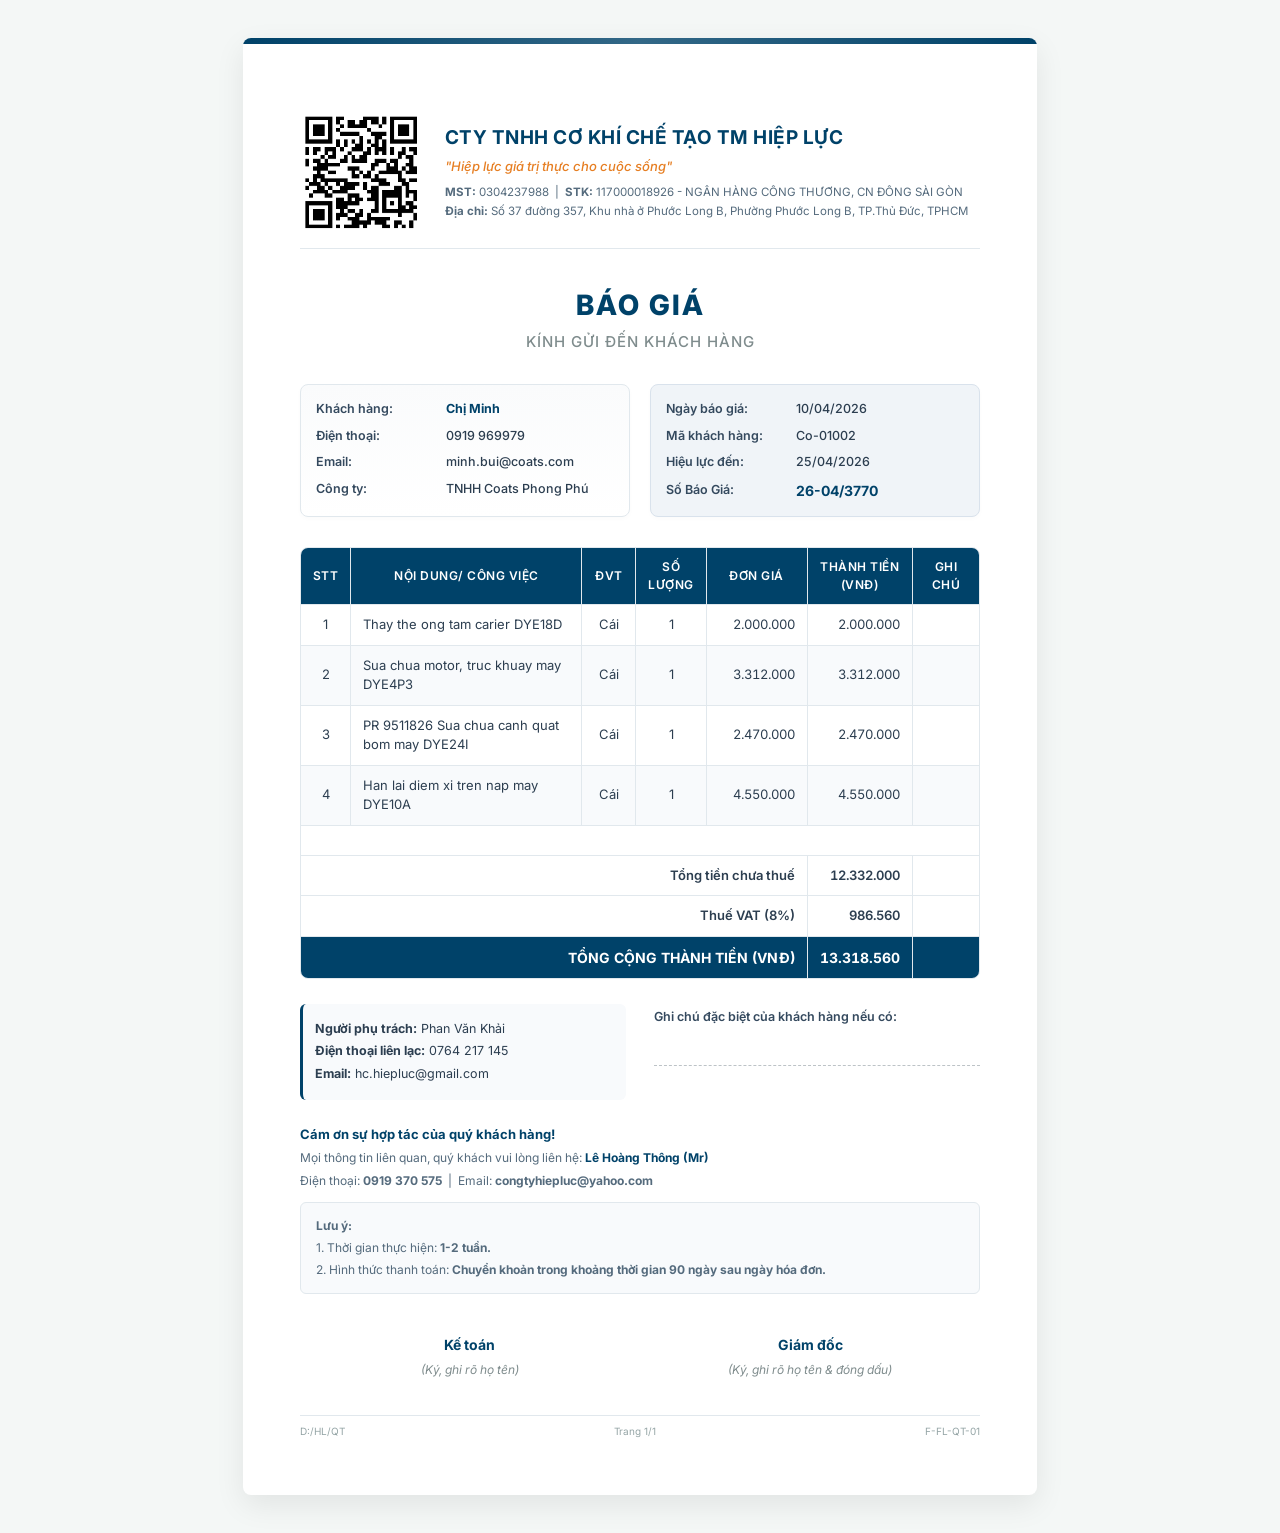
<file: PR_template.html>
<!DOCTYPE html>
<html lang="vi">
<head>
    <meta charset="UTF-8">
    <meta name="viewport" content="width=device-width, initial-scale=1.0">
    <title>Báo Giá - Hiệp Lực</title>
    <style>
        @import url('https://fonts.googleapis.com/css2?family=Inter:wght@400;500;600;700&display=swap');
        
        @page { size: A4; margin: 0; }
        * { box-sizing: border-box; -webkit-print-color-adjust: exact; print-color-adjust: exact; }
        body {
            margin: 0; padding: 0;
            font-family: 'Inter', 'Segoe UI', sans-serif;
            font-size: 13px;
            background-color: #f4f7f6;
            color: #2c3e50;
            line-height: 1.5;
        }
        .page {
            width: 210mm; min-height: 297mm;
            padding: 20mm 15mm;
            margin: 10mm auto;
            background: #ffffff;
            box-shadow: 0 10px 30px rgba(0,0,0,0.08);
            position: relative;
            border-radius: 8px;
            overflow: hidden;
        }
        @media print {
            body { background-color: white; }
            .page {
                margin: 0; box-shadow: none; border-radius: 0;
                width: 100%; min-height: 100%; padding: 15mm 15mm;
            }
        }

        /* Decorative top accent */
        .top-accent {
            position: absolute;
            top: 0; left: 0; right: 0;
            height: 6px;
            background: linear-gradient(90deg, #004269, #336887, #004269);
        }

        /* Header Section */
        .header {
            display: flex;
            align-items: center;
            margin-bottom: 35px;
            padding-bottom: 15px;
            border-bottom: 1px solid #e1e8ed;
        }
        .logo-container {
            width: 120px;
            margin-right: 25px;
            flex-shrink: 0;
        }
        .logo-container img {
            max-width: 100%;
            height: auto;
            display: block;
        }
        .company-info { flex-grow: 1; }
        .company-name {
            font-size: 19px;
            font-weight: 700;
            color: #004269;
            margin: 0 0 4px 0;
            letter-spacing: 0.5px;
        }
        .slogan {
            font-size: 13px;
            font-style: italic;
            color: #e67e22;
            margin: 0 0 8px 0;
            font-weight: 500;
        }
        .company-details p {
            margin: 2px 0;
            font-size: 11.5px;
            color: #556b7d;
        }

        /* Title */
        .title-section {
            text-align: center;
            margin-bottom: 30px;
        }
        .title-section h1 {
            font-size: 28px;
            color: #004269;
            margin: 0 0 5px 0;
            text-transform: uppercase;
            letter-spacing: 2px;
            font-weight: 800;
        }
        .title-section h2 {
            font-size: 15px;
            margin: 0;
            font-weight: 500;
            color: #7f8c8d;
            text-transform: uppercase;
            letter-spacing: 1px;
        }

        /* Info Boxes */
        .info-grid {
            display: flex;
            justify-content: space-between;
            margin-bottom: 30px;
            gap: 20px;
        }
        .info-box {
            width: calc(50% - 10px);
            border: 1px solid #e1e8ed;
            padding: 15px;
            border-radius: 8px;
            background: linear-gradient(180deg, #fafbfc 0%, #ffffff 100%);
            box-shadow: 0 2px 5px rgba(0,0,0,0.02);
        }
        .info-row {
            display: flex;
            margin-bottom: 8px;
            font-size: 12.5px;
        }
        .info-row:last-child { margin-bottom: 0; }
        .info-label {
            font-weight: 600;
            width: 130px;
            color: #34495e;
            display: flex;
            align-items: center;
        }
        .info-value {
            flex-grow: 1;
            color: #2c3e50;
            font-weight: 500;
        }
        .highlight-box {
            background: #f0f4f8;
            border: 1px solid #d9e2ec;
        }

        /* Table */
        table {
            width: 100%;
            border-collapse: separate;
            border-spacing: 0;
            margin-bottom: 25px;
            border: 1px solid #e1e8ed;
            border-radius: 8px;
            overflow: hidden;
        }
        th, td {
            padding: 10px 12px;
            text-align: center;
            border-bottom: 1px solid #e1e8ed;
            border-right: 1px solid #e1e8ed;
        }
        th:last-child, td:last-child { border-right: none; }
        tbody tr:last-child td { border-bottom: none; }
        
        th {
            background-color: #004269;
            color: #ffffff;
            font-weight: 600;
            font-size: 12px;
            text-transform: uppercase;
            letter-spacing: 0.5px;
        }
        tbody tr:nth-child(even) { background-color: #f8fafc; }
        
        td.left-align { text-align: left; }
        td.right-align { text-align: right; font-variant-numeric: tabular-nums; }

        /* Table totals */
        .totals-row td {
            font-weight: 600;
            background-color: #ffffff;
        }
        .totals-row.final-total td {
            background-color: #004269;
            color: #ffffff;
            font-weight: 700;
            font-size: 14px;
        }
        
        /* Spacer */
        .spacer-row td {
            height: 30px;
            background-color: #ffffff !important;
        }

        /* Footer Info */
        .footer-info {
            display: flex;
            justify-content: space-between;
            margin-bottom: 25px;
            font-size: 12.5px;
        }
        .contact-person {
            width: 48%;
            background: #f8fafc;
            padding: 12px;
            border-radius: 6px;
            border-left: 3px solid #004269;
        }
        .contact-person p { margin: 4px 0; }
        
        .notes { width: 48%; }
        .notes p { margin: 4px 0; font-weight: 600; color: #34495e;}
        .notes-line {
            height: 30px;
            border-bottom: 1px dashed #bdc3c7;
            margin-top: 10px;
        }

        /* General Notes */
        .general-notes {
            margin-bottom: 40px;
            font-size: 12px;
            color: #556b7d;
        }
        .general-notes p { margin: 5px 0; }
        .thanks {
            font-weight: 700;
            color: #004269;
            font-size: 13px;
        }
        
        .note-list {
            margin-top: 12px;
            background: #f8fafc;
            padding: 10px 15px;
            border-radius: 6px;
            border: 1px solid #e1e8ed;
        }
        .note-list p { margin: 4px 0; }

        /* Signatures */
        .signatures {
            display: flex;
            justify-content: space-around;
            margin-bottom: 40px;
        }
        .signature-box {
            text-align: center;
            width: 200px;
        }
        .signature-box strong {
            display: block;
            margin-bottom: 5px;
            font-size: 14px;
            color: #004269;
        }
        .signature-box .sub {
            font-style: italic;
            color: #7f8c8d;
            font-size: 12px;
        }
        
        /* Bottom Footer */
        .bottom-footer {
            position: absolute;
            bottom: 15mm; left: 15mm; right: 15mm;
            display: flex;
            justify-content: space-between;
            font-size: 10px;
            color: #95a5a6;
            border-top: 1px solid #e1e8ed;
            padding-top: 8px;
        }

        .highlight-text { font-weight: 700; color: #004269; }
        .icon { width: 14px; margin-right: 6px; vertical-align: middle; color: #336887; }
    </style>
</head>
<body>
    <div class="page">
        <div class="top-accent"></div>
        
        <!-- Header -->
        <div class="header">
            <div class="logo-container">
                <img src="[data-uri]" alt="Logo Hiệp Lực">
            </div>
            <div class="company-info">
                <h1 class="company-name">CTY TNHH CƠ KHÍ CHẾ TẠO TM HIỆP LỰC</h1>
                <p class="slogan">"Hiệp lực giá trị thực cho cuộc sống"</p>
                <div class="company-details">
                    <p><b>MST:</b> 0304237988 &nbsp;|&nbsp; <b>STK:</b> 117000018926 - NGÂN HÀNG CÔNG THƯƠNG, CN ĐÔNG SÀI GÒN</p>
                    <p><b>Địa chỉ:</b> Số 37 đường 357, Khu nhà ở Phước Long B, Phường Phước Long B, TP.Thủ Đức, TPHCM</p>
                </div>
            </div>
        </div>

        <!-- Title -->
        <div class="title-section">
            <h1>Báo Giá</h1>
            <h2>Kính Gửi Đến Khách Hàng</h2>
        </div>

        <!-- Info Boxes -->
        <div class="info-grid">
            <div class="info-box">
                <div class="info-row">
                    <div class="info-label">Khách hàng:</div>
                    <div class="info-value highlight-text">Chị Minh</div>
                </div>
                <div class="info-row">
                    <div class="info-label">Điện thoại:</div>
                    <div class="info-value">0919 969979</div>
                </div>
                <div class="info-row">
                    <div class="info-label">Email:</div>
                    <div class="info-value">minh.bui@coats.com</div>
                </div>
                <div class="info-row">
                    <div class="info-label">Công ty:</div>
                    <div class="info-value">TNHH Coats Phong Phú</div>
                </div>
            </div>
            
            <div class="info-box highlight-box">
                <div class="info-row">
                    <div class="info-label">Ngày báo giá:</div>
                    <div class="info-value">10/04/2026</div>
                </div>
                <div class="info-row">
                    <div class="info-label">Mã khách hàng:</div>
                    <div class="info-value">Co-01002</div>
                </div>
                <div class="info-row">
                    <div class="info-label">Hiệu lực đến:</div>
                    <div class="info-value">25/04/2026</div>
                </div>
                <div class="info-row">
                    <div class="info-label">Số Báo Giá:</div>
                    <div class="info-value highlight-text" style="font-size: 14px;">26-04/3770</div>
                </div>
            </div>
        </div>

        <!-- Table -->
        <table>
            <thead>
                <tr>
                    <th style="width: 6%;">STT</th>
                    <th style="width: 36%;">Nội dung/ Công Việc</th>
                    <th style="width: 8%;">ĐVT</th>
                    <th style="width: 10%;">Số lượng</th>
                    <th style="width: 15%;">Đơn giá</th>
                    <th style="width: 15%;">Thành Tiền (VNĐ)</th>
                    <th style="width: 10%;">Ghi Chú</th>
                </tr>
            </thead>
            <tbody>
                <tr>
                    <td>1</td>
                    <td class="left-align">Thay the ong tam carier DYE18D</td>
                    <td>Cái</td>
                    <td>1</td>
                    <td class="right-align">2.000.000</td>
                    <td class="right-align">2.000.000</td>
                    <td></td>
                </tr>
                <tr>
                    <td>2</td>
                    <td class="left-align">Sua chua motor, truc khuay may DYE4P3</td>
                    <td>Cái</td>
                    <td>1</td>
                    <td class="right-align">3.312.000</td>
                    <td class="right-align">3.312.000</td>
                    <td></td>
                </tr>
                <tr>
                    <td>3</td>
                    <td class="left-align">PR 9511826 Sua chua canh quat bom may DYE24I</td>
                    <td>Cái</td>
                    <td>1</td>
                    <td class="right-align">2.470.000</td>
                    <td class="right-align">2.470.000</td>
                    <td></td>
                </tr>
                <tr>
                    <td>4</td>
                    <td class="left-align">Han lai diem xi tren nap may DYE10A</td>
                    <td>Cái</td>
                    <td>1</td>
                    <td class="right-align">4.550.000</td>
                    <td class="right-align">4.550.000</td>
                    <td></td>
                </tr>
                
                <tr class="spacer-row"><td colspan="7"></td></tr>
                
                <tr class="totals-row">
                    <td colspan="5" class="right-align">Tổng tiền chưa thuế</td>
                    <td class="right-align">12.332.000</td>
                    <td></td>
                </tr>
                <tr class="totals-row">
                    <td colspan="5" class="right-align">Thuế VAT (8%)</td>
                    <td class="right-align">986.560</td>
                    <td></td>
                </tr>
                <tr class="totals-row final-total">
                    <td colspan="5" class="right-align">TỔNG CỘNG THÀNH TIỀN (VNĐ)</td>
                    <td class="right-align">13.318.560</td>
                    <td></td>
                </tr>
            </tbody>
        </table>

        <!-- Footer Info -->
        <div class="footer-info">
            <div class="contact-person">
                <p><b>Người phụ trách:</b> Phan Văn Khải</p>
                <p><b>Điện thoại liên lạc:</b> 0764 217 145</p>
                <p><b>Email:</b> hc.hiepluc@gmail.com</p>
            </div>
            <div class="notes">
                <p>Ghi chú đặc biệt của khách hàng nếu có:</p>
                <div class="notes-line"></div>
            </div>
        </div>

        <!-- General Notes -->
        <div class="general-notes">
            <p class="thanks">Cám ơn sự hợp tác của quý khách hàng!</p>
            <p>Mọi thông tin liên quan, quý khách vui lòng liên hệ: <span class="highlight-text">Lê Hoàng Thông (Mr)</span></p>
            <p>Điện thoại: <b>0919 370 575</b> &nbsp;|&nbsp; Email: <b>congtyhiepluc@yahoo.com</b></p>
            
            <div class="note-list">
                <p><b>Lưu ý:</b></p>
                <p>1. Thời gian thực hiện: <b>1-2 tuần.</b></p>
                <p>2. Hình thức thanh toán: <b>Chuyển khoản trong khoảng thời gian 90 ngày sau ngày hóa đơn.</b></p>
            </div>
        </div>

        <!-- Signatures -->
        <div class="signatures">
            <div class="signature-box">
                <strong>Kế toán</strong>
                <span class="sub">(Ký, ghi rõ họ tên)</span>
            </div>
            <div class="signature-box">
                <strong>Giám đốc</strong>
                <span class="sub">(Ký, ghi rõ họ tên & đóng dấu)</span>
            </div>
        </div>

        <!-- Bottom Footer -->
        <div class="bottom-footer">
            <span>D:/HL/QT</span>
            <span>Trang 1/1</span>
            <span>F-FL-QT-01</span>
        </div>
    </div>
</body>
</html>
</file>
